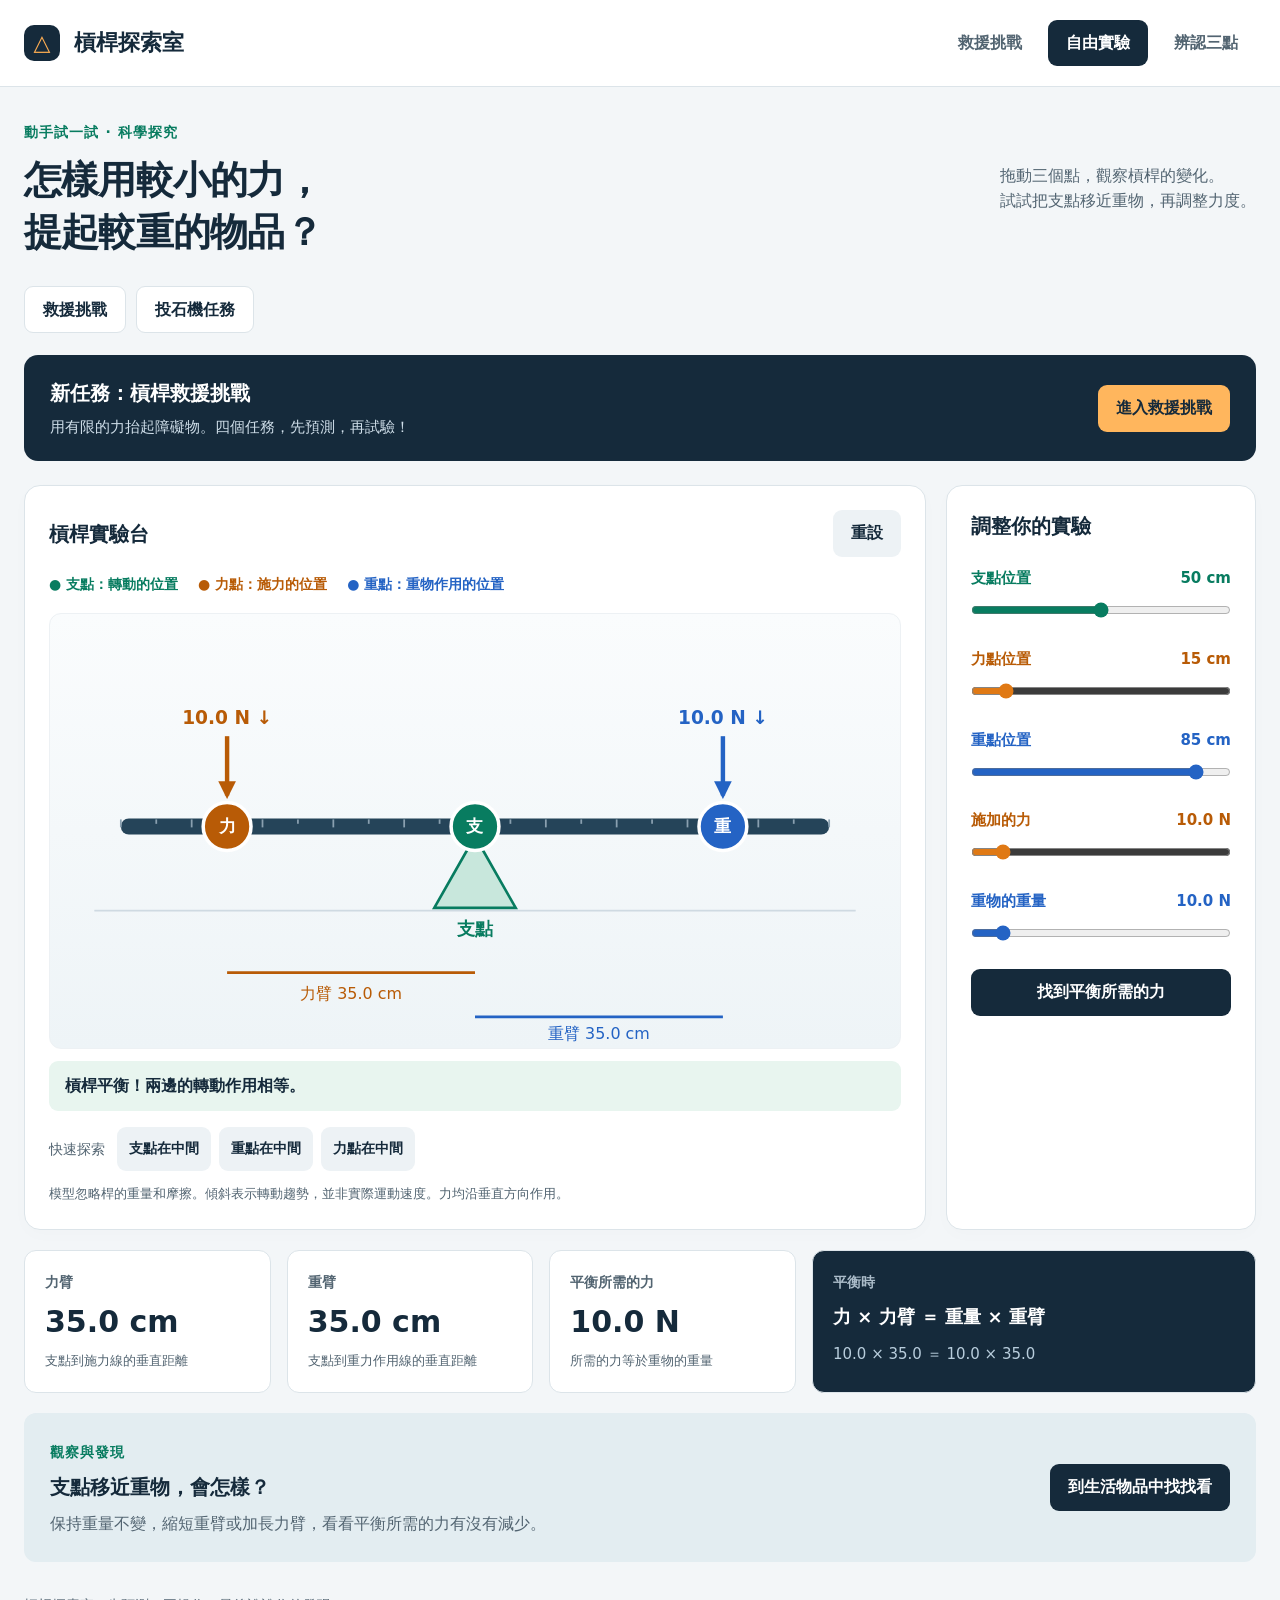
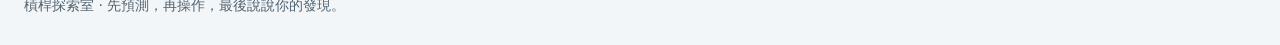
<file: index.html>
<!doctype html><html lang="zh-Hant"><head><meta charset="utf-8"><meta name="viewport" content="width=device-width, initial-scale=1"><title>槓桿探索室｜互動模擬</title><meta name="description" content="拖動支點、力點與重點，探索槓桿的平衡與省力，並挑戰生活物品辨認練習。"><link rel="icon" href="favicon.svg" type="image/svg+xml"><link rel="stylesheet" href="style.css"><script src="app.js" defer></script></head><body><header><a class="brand" href="index.html"><span class="logo">△</span> 槓桿探索室</a><nav aria-label="主導覽"><a href="rescue.html">救援挑戰</a><a href="index.html" aria-current="page">自由實驗</a><a href="practice.html">辨認三點</a></nav></header><main><div class="intro"><div><span class="eyebrow">動手試一試 · 科學探究</span><h1>怎樣用較小的力，<br>提起較重的物品？</h1></div><p>拖動三個點，觀察槓桿的變化。<br>試試把支點移近重物，再調整力度。</p></div><div class="activity-switch" aria-label="探索活動"><a href="rescue.html">救援挑戰</a><a href="catapult.html">投石機任務</a></div><section class="new-mode"><div><strong>新任務：槓桿救援挑戰</strong><p>用有限的力抬起障礙物。四個任務，先預測，再試驗！</p></div><a class="primary" href="rescue.html">進入救援挑戰</a></section><div class="lab-grid"><section class="panel simulation"><div class="panel-heading"><h2>槓桿實驗台</h2><button id="reset" class="quiet">重設</button></div><div class="legend"><span class="pivot">● 支點：轉動的位置</span><span class="effort">● 力點：施力的位置</span><span class="load">● 重點：重物作用的位置</span></div><div class="svg-wrap"><svg id="lever" viewBox="0 0 960 490" role="img" aria-label="可拖動三個點的槓桿模擬"></svg></div><div class="status" id="status" aria-live="polite"></div><div class="presets"><span>快速探索</span><button data-preset="first">支點在中間</button><button data-preset="second">重點在中間</button><button data-preset="third">力點在中間</button></div><p class="note">模型忽略桿的重量和摩擦。傾斜表示轉動趨勢，並非實際運動速度。力均沿垂直方向作用。</p></section><aside class="panel controls"><h2>調整你的實驗</h2><div id="sliders"></div><button id="balance" class="primary">找到平衡所需的力</button><p id="error" role="status"></p></aside></div><section class="results"><div class="metric"><span>力臂</span><strong id="effort-arm"></strong><small>支點到施力線的垂直距離</small></div><div class="metric"><span>重臂</span><strong id="load-arm"></strong><small>支點到重力作用線的垂直距離</small></div><div class="metric"><span>平衡所需的力</span><strong id="needed"></strong><small id="advantage"></small></div><div class="equation"><span>平衡時</span><strong>力 × 力臂 ＝ 重量 × 重臂</strong><p id="calculation"></p></div></section><section class="discovery"><div><span class="eyebrow">觀察與發現</span><h2>支點移近重物，會怎樣？</h2><p>保持重量不變，縮短重臂或加長力臂，看看平衡所需的力有沒有減少。</p></div><a class="primary" href="practice.html">到生活物品中找找看</a></section></main><footer>槓桿探索室 · 先預測，再操作，最後說說你的發現。</footer></body></html>
</file>
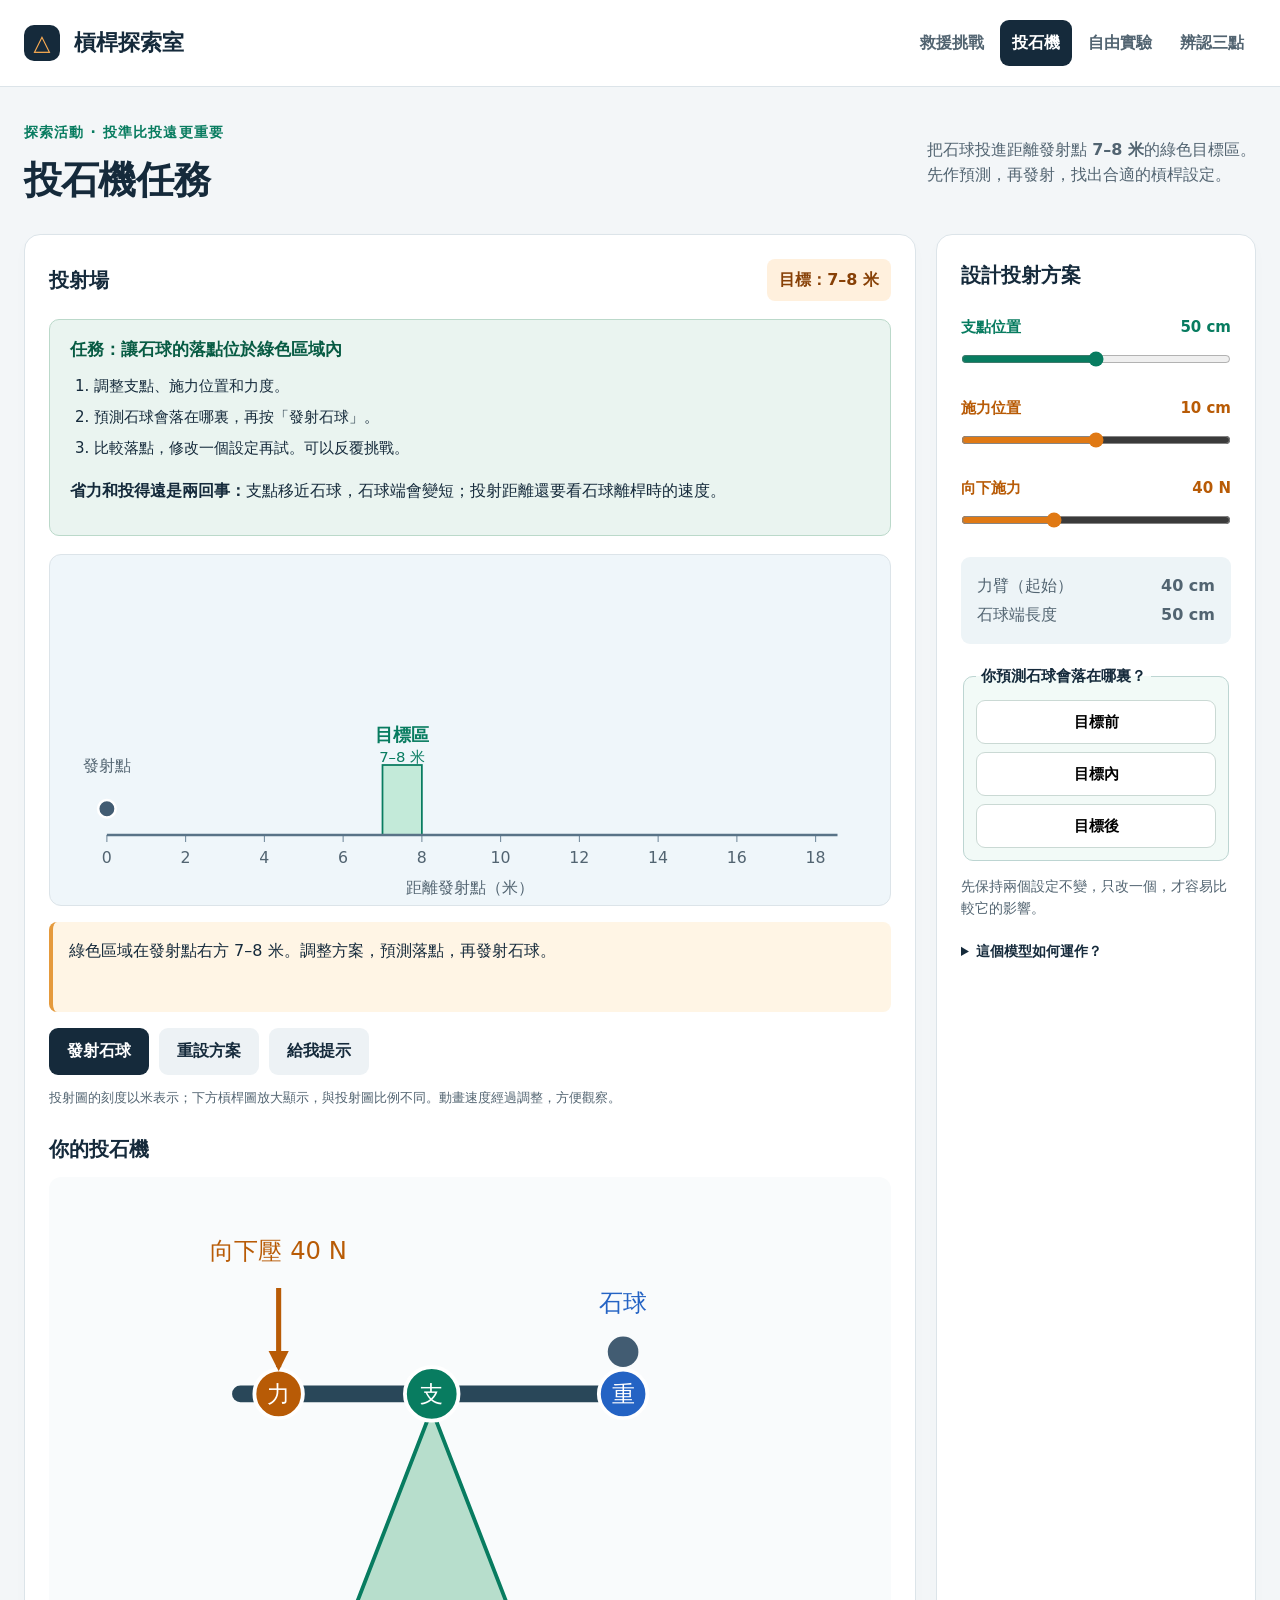
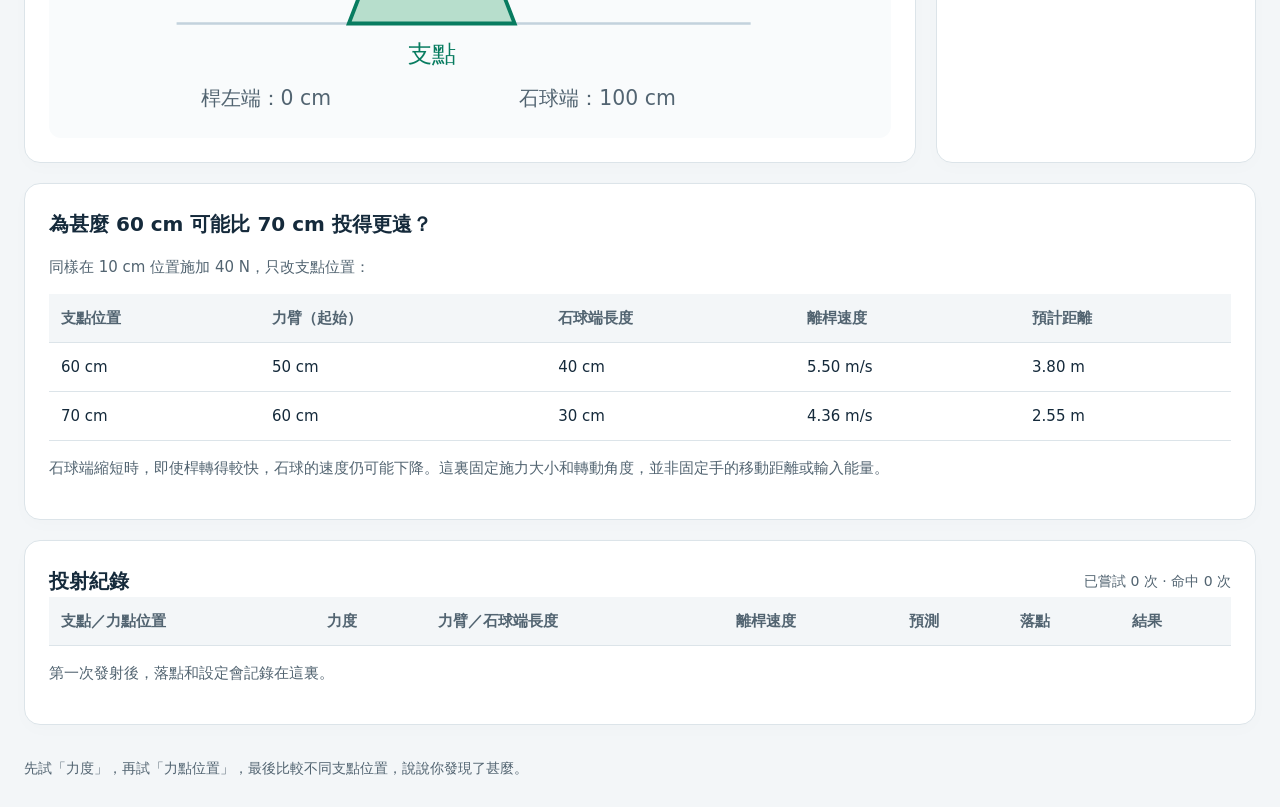
<file: catapult.html>
<!doctype html><html lang="zh-Hant"><head><meta charset="utf-8"><meta name="viewport" content="width=device-width,initial-scale=1"><title>投石機任務｜槓桿探索室</title><meta name="description" content="調整槓桿支點、施力位置與力度，把石球投進目標區。"><link rel="icon" href="favicon.svg"><link rel="stylesheet" href="style.css"><script src="catapult.js?v=2" defer></script></head><body class="catapult-page"><header><a class="brand" href="index.html"><span class="logo">△</span> 槓桿探索室</a><nav aria-label="主導覽"><a href="rescue.html">救援挑戰</a><a href="catapult.html" aria-current="page">投石機</a><a href="index.html">自由實驗</a><a href="practice.html">辨認三點</a></nav></header><main><div class="intro"><div><span class="eyebrow">探索活動 · 投準比投遠更重要</span><h1>投石機任務</h1></div><p>把石球投進距離發射點 <b>7–8 米</b>的綠色目標區。<br>先作預測，再發射，找出合適的槓桿設定。</p></div><div class="cat-grid"><section class="panel cat-stage"><div class="panel-heading"><h2>投射場</h2><span class="budget">目標：7–8 米</span></div><div class="mission-brief"><strong>任務：讓石球的落點位於綠色區域內</strong><ol><li>調整支點、施力位置和力度。</li><li>預測石球會落在哪裏，再按「發射石球」。</li><li>比較落點，修改一個設定再試。可以反覆挑戰。</li></ol><p><b>省力和投得遠是兩回事：</b>支點移近石球，石球端會變短；投射距離還要看石球離桿時的速度。</p></div><div class="flight-chart"><svg id="flight" viewBox="0 0 960 400" role="img" aria-label="石球由左方發射點飛向7至8米的綠色目標區"></svg></div><div class="mission-feedback" id="cat-feedback" aria-live="polite"></div><div class="rescue-actions"><button class="primary" id="launch">發射石球</button><button class="quiet" id="cat-reset">重設方案</button><button class="quiet" id="cat-hint">給我提示</button></div><p class="note">投射圖的刻度以米表示；下方槓桿圖放大顯示，與投射圖比例不同。動畫速度經過調整，方便觀察。</p><h2 class="mechanism-heading">你的投石機</h2><svg id="mechanism" viewBox="0 0 660 440" role="img" aria-label="投石機的支點、力點和重點"></svg></section><aside class="panel controls"><h2>設計投射方案</h2><div class="control pivot"><label for="cat-pivot">支點位置<output id="cat-pivot-out"></output></label><input id="cat-pivot" type="range" min="3" max="7" step="1"></div><div class="control effort"><label for="cat-effort">施力位置<output id="cat-effort-out"></output></label><input id="cat-effort" type="range" min="0" max="2" step="1"></div><div class="control effort"><label for="cat-force">向下施力<output id="cat-force-out"></output></label><input id="cat-force" type="range" min="10" max="100" step="5"></div><div class="cat-arms"><p>力臂（起始） <b id="cat-force-arm"></b></p><p>石球端長度 <b id="cat-load-arm"></b></p></div><fieldset class="prediction cat-prediction"><legend>你預測石球會落在哪裏？</legend><button data-prediction="short">目標前</button><button data-prediction="hit">目標內</button><button data-prediction="long">目標後</button></fieldset><p class="cat-tip">先保持兩個設定不變，只改一個，才容易比較它的影響。</p><details class="rescue-details"><summary>這個模型如何運作？</summary><p>力在一段固定轉動角度內持續向下作用，令桿轉動。模型用石球端的速率計算投射初速，另把投射方向固定為向右上方 45°，方便比較距離；沒有模擬真實投石機的放球機構。</p><p>計算包含桿與石球的升降能量，以及轉動慣量，因此移動支點同時改變兩邊長度，未必越靠近石球就投得越遠。</p><p>桿長 1 m、桿質量 0.8 kg、石球質量 0.15 kg。發射前轉動 45°，能量傳遞效率設為 65%，支點離地 0.6 m；忽略空氣阻力。</p><p>力做的功乘以效率後，先扣除桿與石球的重力勢能變化，餘下的能量轉為轉動動能。石球速度＝石球端長度×角速度。力度不足時，不會發射。這是教學用簡化模型。</p></details></aside></div><section class="panel rescue-log"><h2>為甚麼 60 cm 可能比 70 cm 投得更遠？</h2><p id="cat-comparison-caption"></p><div class="table-scroll"><table><thead><tr><th>支點位置</th><th>力臂（起始）</th><th>石球端長度</th><th>離桿速度</th><th>預計距離</th></tr></thead><tbody id="cat-comparison"></tbody></table></div><p>石球端縮短時，即使桿轉得較快，石球的速度仍可能下降。這裏固定施力大小和轉動角度，並非固定手的移動距離或輸入能量。</p></section><section class="panel rescue-log"><div class="panel-heading"><h2>投射紀錄</h2><span id="shot-count">尚未發射</span></div><div class="table-scroll"><table><thead><tr><th>支點／力點位置</th><th>力度</th><th>力臂／石球端長度</th><th>離桿速度</th><th>預測</th><th>落點</th><th>結果</th></tr></thead><tbody id="shots"></tbody></table></div><p id="shot-empty">第一次發射後，落點和設定會記錄在這裏。</p></section></main><footer>先試「力度」，再試「力點位置」，最後比較不同支點位置，說說你發現了甚麼。</footer></body></html>
</file>
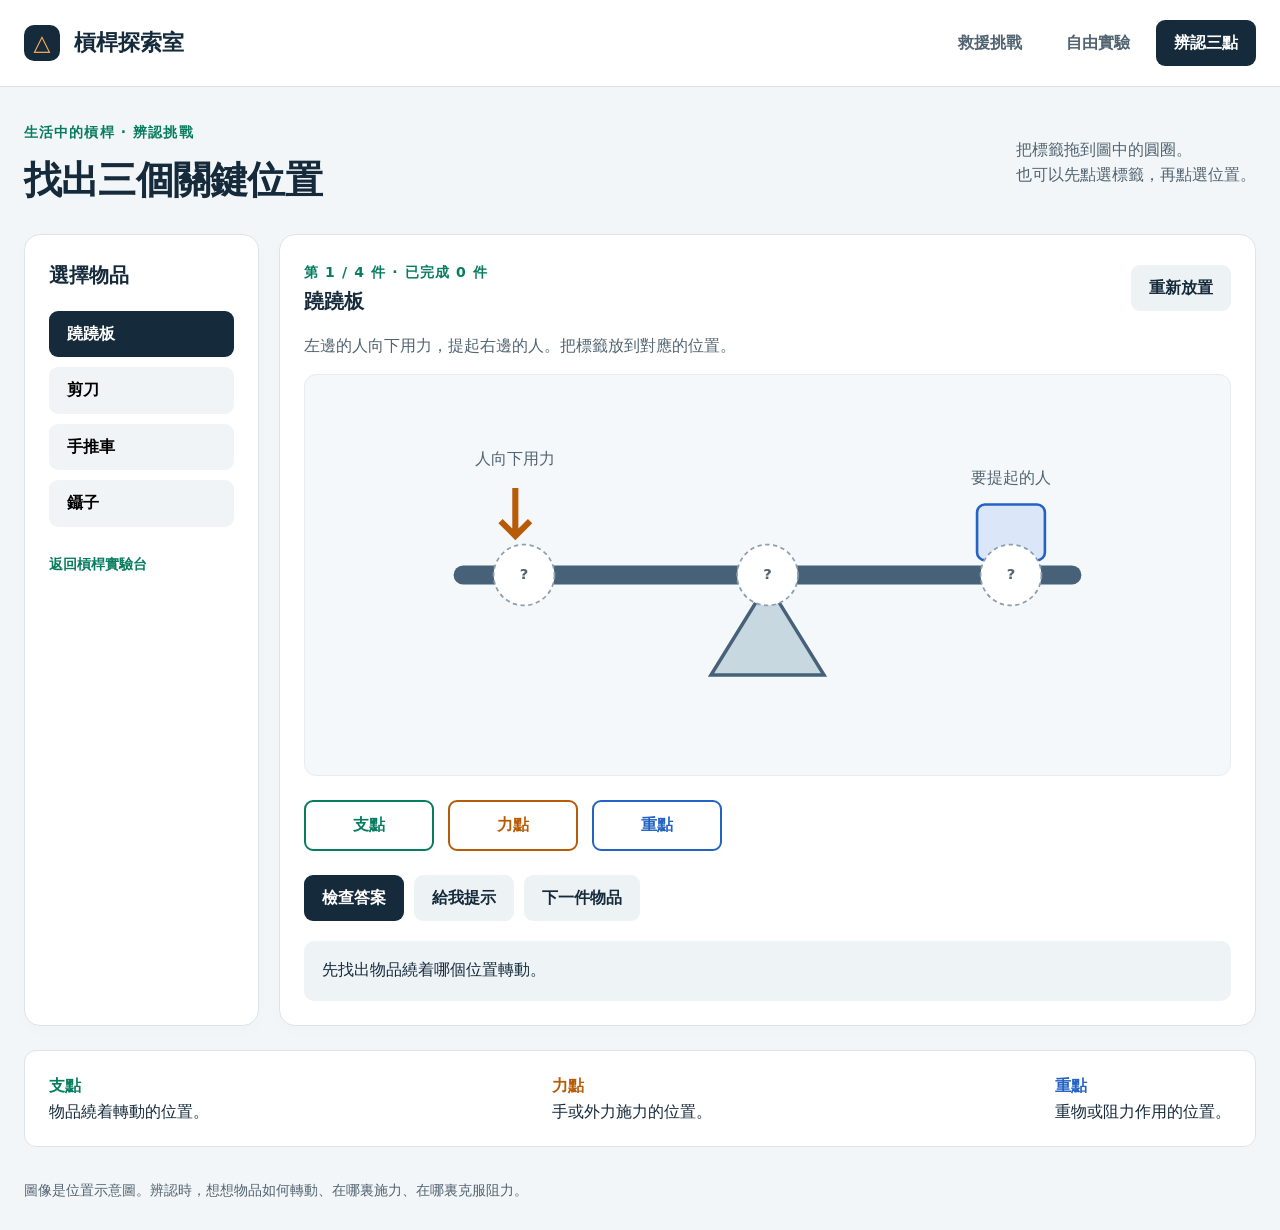
<file: practice.html>
<!doctype html><html lang="zh-Hant"><head><meta charset="utf-8"><meta name="viewport" content="width=device-width, initial-scale=1"><title>生活挑戰｜槓桿探索室</title><link rel="icon" href="favicon.svg" type="image/svg+xml"><link rel="stylesheet" href="style.css"><script src="practice.js" defer></script></head><body><header><a class="brand" href="index.html"><span class="logo">△</span> 槓桿探索室</a><nav aria-label="主導覽"><a href="rescue.html">救援挑戰</a><a href="index.html">自由實驗</a><a href="practice.html" aria-current="page">辨認三點</a></nav></header><main><div class="intro"><div><span class="eyebrow">生活中的槓桿 · 辨認挑戰</span><h1>找出三個關鍵位置</h1></div><p>把標籤拖到圖中的圓圈。<br>也可以先點選標籤，再點選位置。</p></div><div class="challenge-layout"><aside class="panel object-list"><h2>選擇物品</h2><div id="objects"></div><a class="back-link" href="index.html">返回槓桿實驗台</a></aside><section class="panel challenge"><div class="panel-heading"><div><span class="eyebrow" id="progress"></span><h2 id="object-title"></h2></div><button class="quiet" id="retry">重新放置</button></div><p id="scenario"></p><div id="diagram" class="object-diagram"></div><div class="label-tray" id="tray" aria-label="可拖動的標籤"></div><div class="actions"><button id="check" class="primary">檢查答案</button><button id="hint" class="quiet">給我提示</button><button id="next" class="quiet">下一件物品</button></div><div id="feedback" class="feedback" aria-live="polite">先找出物品繞着哪個位置轉動。</div></section></div><div class="definitions"><p><b class="pivot">支點</b>物品繞着轉動的位置。</p><p><b class="effort">力點</b>手或外力施力的位置。</p><p><b class="load">重點</b>重物或阻力作用的位置。</p></div></main><footer>圖像是位置示意圖。辨認時，想想物品如何轉動、在哪裏施力、在哪裏克服阻力。</footer></body></html>
</file>
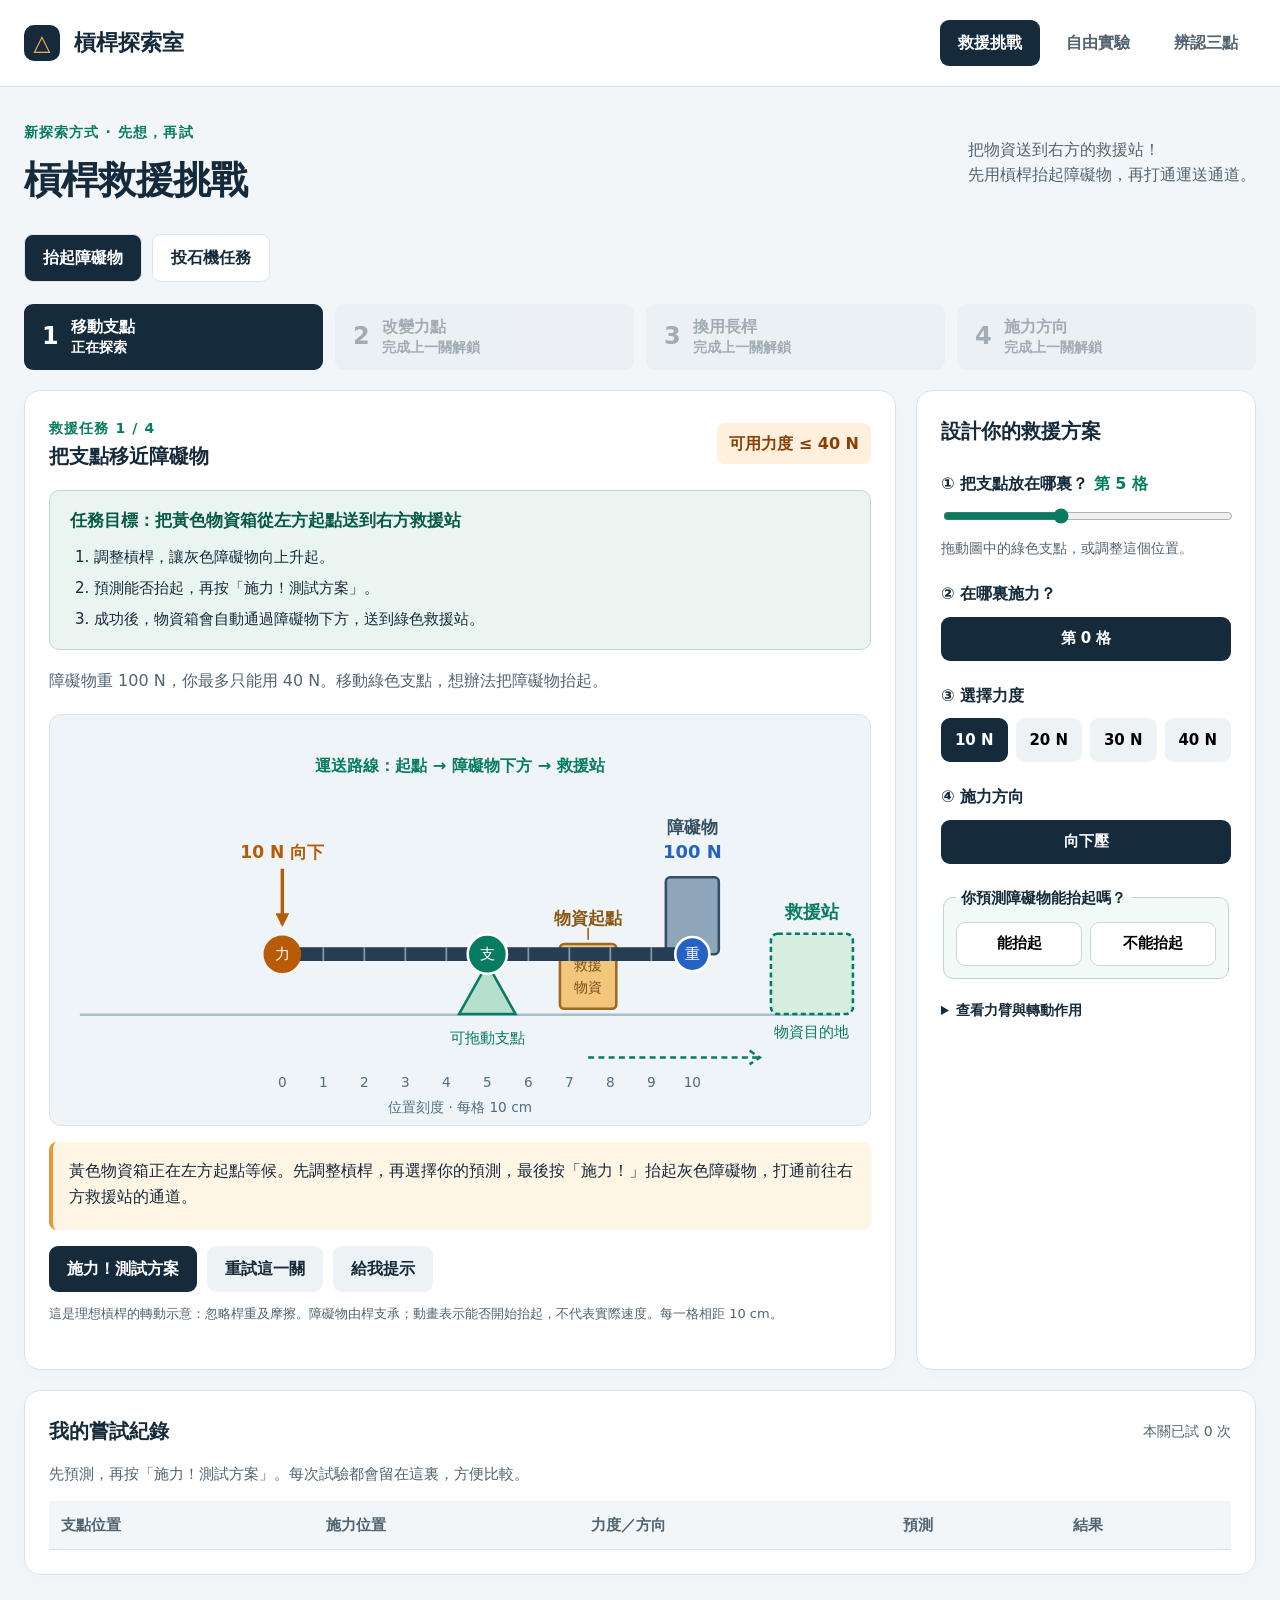
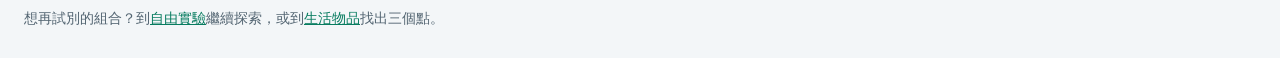
<file: rescue.html>
<!doctype html><html lang="zh-Hant"><head><meta charset="utf-8"><meta name="viewport" content="width=device-width,initial-scale=1"><title>槓桿救援挑戰｜槓桿探索室</title><meta name="description" content="用有限的力抬起障礙物，先預測再測試，完成四個槓桿解難任務。"><link rel="icon" href="favicon.svg" type="image/svg+xml"><link rel="stylesheet" href="style.css"><script src="rescue.js" defer></script></head><body class="rescue-page"><header><a class="brand" href="index.html"><span class="logo">△</span> 槓桿探索室</a><nav aria-label="主導覽"><a href="rescue.html" aria-current="page">救援挑戰</a><a href="index.html">自由實驗</a><a href="practice.html">辨認三點</a></nav></header><main><div class="intro"><div><span class="eyebrow">新探索方式 · 先想，再試</span><h1>槓桿救援挑戰</h1></div><p>把物資送到右方的救援站！<br>先用槓桿抬起障礙物，再打通運送通道。</p></div><div class="activity-switch" aria-label="探索活動"><a href="rescue.html" aria-current="page">抬起障礙物</a><a href="catapult.html">投石機任務</a></div><div class="mission-steps" id="levels" aria-label="關卡進度"></div><div class="rescue-grid"><section class="panel rescue-stage"><div class="panel-heading"><div><span class="eyebrow" id="level-number"></span><h2 id="mission-title"></h2></div><span class="budget" id="budget"></span></div><div class="mission-brief"><strong>任務目標：把黃色物資箱從左方起點送到右方救援站</strong><ol><li>調整槓桿，讓灰色障礙物向上升起。</li><li>預測能否抬起，再按「施力！測試方案」。</li><li>成功後，物資箱會自動通過障礙物下方，送到綠色救援站。</li></ol></div><p id="mission-copy"></p><div class="rescue-view"><svg id="rescue-svg" viewBox="0 0 960 480" role="img" aria-label="救援路線：黃色物資箱由左方起點，穿過灰色障礙物下方，運送到右方綠色救援站。可調整槓桿以抬起障礙物。"></svg></div><div class="mission-feedback" id="mission-feedback" aria-live="polite"></div><div class="rescue-actions"><button id="test" class="primary">施力！測試方案</button><button id="continue" class="primary" hidden>下一關</button><button id="retry-mission" class="quiet">重試這一關</button><button id="mission-hint" class="quiet">給我提示</button></div><p class="note">這是理想槓桿的轉動示意：忽略桿重及摩擦。障礙物由桿支承；動畫表示能否開始抬起，不代表實際速度。每一格相距 10 cm。</p></section><aside class="panel rescue-controls"><h2>設計你的救援方案</h2><div class="rescue-control" id="support-control"><label for="support">① 把支點放在哪裏？ <output id="support-value"></output></label><input id="support" type="range" min="3" max="8" step="1"><p id="support-note"></p></div><div class="rescue-control"><h3>② 在哪裏施力？</h3><div class="choice-row" id="effort-choices"></div></div><div class="rescue-control"><h3>③ 選擇力度</h3><div class="choice-row" id="force-choices"></div></div><div class="rescue-control"><h3>④ 施力方向</h3><div class="choice-row" id="direction-choices"></div></div><fieldset class="prediction"><legend>你預測障礙物能抬起嗎？</legend><button id="predict-yes" aria-pressed="false">能抬起</button><button id="predict-no" aria-pressed="false">不能抬起</button></fieldset><details class="rescue-details"><summary>查看力臂與轉動作用</summary><div id="science-readout"></div></details></aside></div><section class="panel rescue-log"><div class="panel-heading"><h2>我的嘗試紀錄</h2><span id="attempt-count"></span></div><p id="log-empty">先預測，再按「施力！測試方案」。每次試驗都會留在這裏，方便比較。</p><div class="table-scroll"><table><thead><tr><th>支點位置</th><th>施力位置</th><th>力度／方向</th><th>預測</th><th>結果</th></tr></thead><tbody id="attempts"></tbody></table></div></section></main><footer>想再試別的組合？到<a href="index.html">自由實驗</a>繼續探索，或到<a href="practice.html">生活物品</a>找出三個點。</footer></body></html>
</file>
<file: style.css>
:root{--navy:#152a3b;--green:#087c60;--orange:#b85b06;--blue:#2463c4;--border:#dce4e9;--muted:#526471}*{box-sizing:border-box}body{margin:0;background:#f3f6f8;color:var(--navy);font-family:system-ui,-apple-system,"Noto Sans TC","Microsoft JhengHei",sans-serif;font-size:16px;line-height:1.6}header{display:flex;align-items:center;justify-content:space-between;padding:20px max(24px,calc((100vw - 1360px)/2));background:#fff;border-bottom:1px solid var(--border);gap:20px}a{color:inherit;text-decoration:none}.brand{font-size:22px;font-weight:800;white-space:nowrap}.logo{display:inline-grid;place-items:center;width:36px;height:36px;background:var(--navy);border-radius:10px;color:#ffae52;margin-right:6px}nav{display:flex;gap:8px}nav a{padding:10px 18px;border-radius:9px;font-weight:650;color:var(--muted)}nav a[aria-current]{background:var(--navy);color:#fff}main{max-width:1360px;margin:auto;padding:32px 24px}.intro{display:flex;align-items:center;justify-content:space-between;gap:30px;margin-bottom:28px}.eyebrow{font-size:14px;font-weight:750;letter-spacing:.08em;color:var(--green)}h1{font-size:clamp(28px,3vw,40px);line-height:1.35;margin:10px 0 0;letter-spacing:-.02em}h2{font-size:20px;margin:0}.intro p{color:var(--muted);margin:0}.panel{background:#fff;border:1px solid var(--border);border-radius:16px;padding:24px;box-shadow:0 5px 18px #152a3b04}.lab-grid{display:grid;grid-template-columns:minmax(0,1fr) 310px;gap:20px}.panel-heading{display:flex;justify-content:space-between;align-items:center;gap:14px}.legend{display:flex;flex-wrap:wrap;gap:10px 20px;font-size:14px;margin-top:16px;font-weight:600}.pivot{color:var(--green)}.effort{color:var(--orange)}.load{color:var(--blue)}.svg-wrap{background:linear-gradient(#fafcfd,#eef4f7);border:1px solid #edf1f4;border-radius:12px;margin:18px 0 12px}svg{display:block;width:100%;height:auto}#lever{touch-action:none}.draggable{cursor:grab}.draggable:active{cursor:grabbing}.status{padding:12px 16px;background:#e8f5ef;border-radius:9px;font-weight:700;min-height:50px}.presets{display:flex;align-items:center;gap:8px;flex-wrap:wrap;margin-top:16px}.presets span{font-size:14px;color:var(--muted);margin-right:4px}button,.primary{font:inherit;border:0;cursor:pointer;display:inline-flex;align-items:center;justify-content:center;line-height:1.4;border-radius:9px;padding:12px 18px;font-weight:700;transition:background .15s,transform .15s;min-height:44px}button:hover,.primary:hover{filter:brightness(.95)}button:focus-visible,a:focus-visible,[tabindex]:focus-visible{outline:3px solid #c26a00;outline-offset:4px}.quiet,.presets button{background:#edf2f5;color:var(--navy)}.presets button{font-size:14px;padding:9px 12px}.primary{background:var(--navy);color:#fff}.controls h2{margin-bottom:24px}.control{margin:0 0 21px}.control label{display:flex;justify-content:space-between;font-size:15px;font-weight:750;gap:6px}.control output{white-space:nowrap}.control input{width:100%;margin:12px 0 0;accent-color:var(--navy);cursor:pointer}.control.pivot input{accent-color:var(--green)}.control.effort input{accent-color:#e07914}.control.load input{accent-color:var(--blue)}.controls .primary{width:100%}.note{font-size:13px;color:var(--muted);margin-bottom:0}#error{font-size:14px;color:#9b4323}.results{display:grid;grid-template-columns:1fr 1fr 1fr 1.8fr;gap:16px;margin:20px 0}.metric,.equation{background:#fff;border:1px solid var(--border);border-radius:12px;padding:20px}.metric span,.equation span{display:block;color:var(--muted);font-size:14px;font-weight:650}.metric strong{display:block;font-size:30px;margin:5px 0}.metric small{font-size:13px;color:var(--muted);display:block}.equation{background:var(--navy);color:#fff}.equation span{color:#acbdca}.equation strong{font-size:18px;display:block;margin:10px 0}.equation p{margin:0;color:#b8cddc;font-size:15px}.discovery{display:flex;align-items:center;justify-content:space-between;gap:24px;padding:26px;background:#e3edf1;border-radius:12px}.discovery h2{margin-top:6px}.discovery p{margin:8px 0 0;color:var(--muted)}footer{max-width:1360px;padding:0 24px 28px;margin:auto;font-size:14px;color:var(--muted)}.challenge-layout{display:grid;grid-template-columns:235px 1fr;gap:20px}.object-list h2{margin-bottom:20px}.object-list button{display:flex;width:100%;justify-content:space-between;margin-bottom:10px;text-align:left;background:#f0f4f6;font-size:16px}.object-list button.active{background:var(--navy);color:#fff}.object-list button small{font-size:14px}.back-link{font-size:14px;display:block;margin-top:26px;color:var(--green);font-weight:700}.challenge>p{color:var(--muted)}.object-diagram{background:#f4f8fa;border:1px solid #e6edf1;border-radius:12px}.object-diagram svg{max-height:400px}.target{cursor:pointer}.target circle{fill:#fff;stroke:#8d9fae;stroke-width:2;stroke-dasharray:5 4}.target text{font-size:17px;font-weight:750;text-anchor:middle;dominant-baseline:middle}.label-tray{display:flex;gap:14px;flex-wrap:wrap;margin:24px 0}.label-tray button{border:2px solid currentColor;min-width:130px;background:#fff;touch-action:none;user-select:none}.label-tray button.selected{box-shadow:0 0 0 4px #dce6ee}.label-tray button.placed{border-style:dashed;opacity:.7}.actions{display:flex;gap:10px;flex-wrap:wrap}.feedback{padding:16px 18px;background:#eef3f6;border-radius:10px;margin-top:20px;min-height:60px}.feedback.success{background:#e0f3e9;color:#075b43}.feedback.error{background:#fff0df;color:#864100}.definitions{display:flex;gap:24px;justify-content:space-between;margin-top:24px;background:#fff;border-radius:12px;border:1px solid var(--border);padding:12px 24px}.definitions p{margin:10px 0}.definitions b{display:block}.drag-ghost{position:fixed;z-index:20;padding:10px 24px;border-radius:8px;background:var(--navy);color:#fff;pointer-events:none;transform:translate(-50%,-50%);font-weight:700}@media(max-width:1000px){.lab-grid{grid-template-columns:1fr}.controls #sliders{display:grid;grid-template-columns:repeat(3,1fr);gap:20px}.controls .primary{width:auto}.results{grid-template-columns:repeat(3,1fr)}.equation{grid-column:1/-1}.challenge-layout{grid-template-columns:180px 1fr}}@media(max-width:650px){header{padding:16px;flex-direction:column;align-items:stretch;gap:12px}nav a{flex:1;text-align:center;padding:9px;font-size:14px}.brand{font-size:20px}main{padding:24px 16px}.intro{display:block}.intro p{margin-top:14px}.panel{padding:16px}.legend{font-size:13px;gap:6px 14px}.controls #sliders{grid-template-columns:1fr 1fr;gap:8px 20px}.control{margin-bottom:16px}.results{grid-template-columns:1fr 1fr;gap:10px}.metric strong{font-size:25px}.results .metric:nth-child(3){grid-column:1/-1}.discovery{display:block;padding:20px}.discovery .primary{margin-top:16px}.challenge-layout{grid-template-columns:1fr}.object-list #objects{display:grid;grid-template-columns:1fr 1fr;gap:8px}.object-list button{margin:0}.back-link{margin-top:14px}.label-tray{gap:8px}.label-tray button{min-width:90px;flex:1;padding:10px}.definitions{display:block}.svg-wrap{margin-top:14px}}@media(prefers-reduced-motion:reduce){*{transition:none!important}}
/* Rescue challenge */
[hidden]{display:none!important}.mission-steps{display:grid;grid-template-columns:repeat(4,1fr);gap:12px;margin-bottom:20px}.mission-steps button{justify-content:flex-start;text-align:left;background:#e5ecf1;color:var(--muted);gap:12px}.mission-steps button.active{background:var(--navy);color:#fff}.mission-steps button.done{background:#d8efe5;color:#075b43}.mission-steps .step-no{font-size:24px;font-weight:800}.mission-steps small{display:block;font-size:14px}.rescue-grid{display:grid;grid-template-columns:minmax(0,1fr) 340px;gap:20px}.budget{background:#fff0dd;color:#874006;border-radius:8px;padding:8px 12px;font-weight:750;white-space:nowrap}.rescue-stage>p{color:var(--muted);margin:12px 0 20px}.rescue-view{background:#eef4f8;border-radius:12px;overflow:hidden;border:1px solid var(--border)}#rescue-svg{touch-action:none}.rescue-feedback{min-height:80px}.mission-feedback{margin:16px 0;padding:16px;border-left:4px solid #e59a3c;background:#fff5e5;border-radius:8px;min-height:88px}.mission-feedback.win{background:#e1f3e9;border-color:var(--green)}.mission-feedback.fail{background:#fff0eb;border-color:#b44b29}.rescue-actions{display:flex;flex-wrap:wrap;gap:10px}.rescue-controls h2{margin-bottom:24px}.rescue-control{margin-bottom:22px}.rescue-control label,.rescue-control h3{font-size:16px;display:block;font-weight:750;margin:0 0 10px}.rescue-control output{color:var(--green)}.rescue-control input{width:100%;accent-color:var(--green)}.rescue-control p{font-size:14px;color:var(--muted);margin:5px 0}.choice-row{display:flex;flex-wrap:wrap;gap:8px}.choice-row button{background:#edf2f5;flex:1;padding:10px;font-size:15px;white-space:nowrap}.choice-row button[aria-pressed="true"]{background:var(--navy);color:#fff}.prediction{border:1px solid #bdd5d2;border-radius:10px;padding:12px;display:flex;gap:8px;background:#f2faf7}.prediction legend{font-weight:750;font-size:15px;padding:0 5px}.prediction button{flex:1;padding:10px 8px;background:#fff;border:1px solid #cad9d4;font-size:15px}.prediction button[aria-pressed="true"]{background:var(--green);color:#fff}.rescue-details{margin-top:20px;font-size:14px}.rescue-details summary{cursor:pointer;font-weight:700}.rescue-details p{margin:8px 0}.rescue-log{margin-top:20px}.rescue-log .panel-heading span{color:var(--muted);font-size:14px}.rescue-log table{width:100%;border-collapse:collapse;font-size:15px;text-align:left}.rescue-log th{color:var(--muted);font-weight:600;background:#f3f6f8}.rescue-log th,.rescue-log td{padding:12px;border-bottom:1px solid var(--border);white-space:nowrap}.table-scroll{overflow-x:auto}.rescue-log>p{color:var(--muted);font-size:15px}.rescue-page footer a{color:var(--green);text-decoration:underline}.rescue-beam,.rescue-payload,.cargo-delivery{transition:transform 1s ease}.rescue-point{cursor:pointer}.rescue-point:focus-visible{outline:none}.rescue-point:focus-visible circle{stroke:#d26f00;stroke-width:5}.new-mode{display:flex;align-items:center;justify-content:space-between;gap:20px;background:#152a3b;color:#fff;padding:22px 26px;margin-bottom:24px;border-radius:14px}.new-mode strong{font-size:20px;display:block}.new-mode p{font-size:15px;color:#cfdee9;margin:6px 0 0}.new-mode .primary{background:#ffb65d;color:#152a3b;white-space:nowrap}button:disabled{opacity:.5;cursor:not-allowed}@media(max-width:1000px){.rescue-grid{grid-template-columns:1fr}.rescue-controls{display:grid;grid-template-columns:1fr 1fr;gap:0 24px}.rescue-controls h2,.prediction,.rescue-details{grid-column:1/-1}.mission-steps button{font-size:15px;padding:12px}.rescue-controls .rescue-control{min-width:0}}@media(max-width:650px){.mission-steps{grid-template-columns:1fr 1fr;gap:8px}.mission-steps .step-no{font-size:20px}.rescue-controls{grid-template-columns:1fr}.rescue-stage .panel-heading{align-items:flex-start;flex-direction:column;gap:8px}.rescue-controls h2{margin-bottom:20px}.new-mode{padding:18px;display:block}.new-mode .primary{margin-top:14px}.rescue-page nav{gap:4px}.rescue-page nav a{padding:9px 5px;font-size:14px}.rescue-actions #test{flex:1}.rescue-view{margin-left:-8px;margin-right:-8px}.rescue-log th,.rescue-log td{padding:10px}.rescue-point circle{stroke-width:3}}
.mission-brief{margin:18px 0;background:#eaf4f0;border:1px solid #bbd9ca;border-radius:10px;padding:16px 20px}.mission-brief strong{display:block;font-size:17px;color:#075b43}.mission-brief ol{margin:10px 0 0;padding-left:24px;font-size:15px;line-height:1.8}.mission-brief li+li{margin-top:4px}@media(max-width:650px){.mission-brief{padding:14px}.mission-brief strong{font-size:16px}}
.cat-grid{display:grid;grid-template-columns:minmax(0,1fr) 320px;gap:20px}.flight-chart{background:#eff6fa;border:1px solid var(--border);border-radius:12px;overflow:hidden}.mechanism-heading{margin:24px 0 0}.cat-arms{background:#edf4f7;padding:12px 16px;border-radius:9px;margin-bottom:20px}.cat-arms p{display:flex;justify-content:space-between;margin:4px 0;color:var(--muted)}.cat-prediction{flex-wrap:wrap}.cat-prediction button{flex-basis:100%}.cat-tip{color:var(--muted);font-size:14px}.cat-stage .mission-feedback{min-height:90px}.cat-stage #mechanism{background:#f9fbfc;margin-top:12px;border-radius:12px}.activity-switch{display:flex;gap:10px;flex-wrap:wrap;margin-bottom:22px}.activity-switch a{padding:10px 18px;border:1px solid var(--border);background:#fff;border-radius:9px;font-weight:700}.activity-switch a[aria-current]{background:var(--navy);color:#fff}.catapult-page nav{gap:4px}.catapult-page nav a{padding:10px 12px}@media(max-width:1000px){.cat-grid{grid-template-columns:1fr}.cat-grid .controls{display:grid;grid-template-columns:1fr 1fr;gap:0 24px}.cat-grid .controls h2,.cat-prediction,.cat-tip,.cat-grid details{grid-column:1/-1}.cat-prediction button{flex-basis:auto}}@media(max-width:650px){.catapult-page nav{flex-wrap:wrap}.catapult-page nav a{flex:1 1 40%;padding:8px}.cat-grid .controls{display:block}.cat-prediction button{font-size:14px;padding:10px 6px}.cat-stage .panel-heading{flex-wrap:wrap}.activity-switch a{flex:1;text-align:center;font-size:15px}}
</file>
